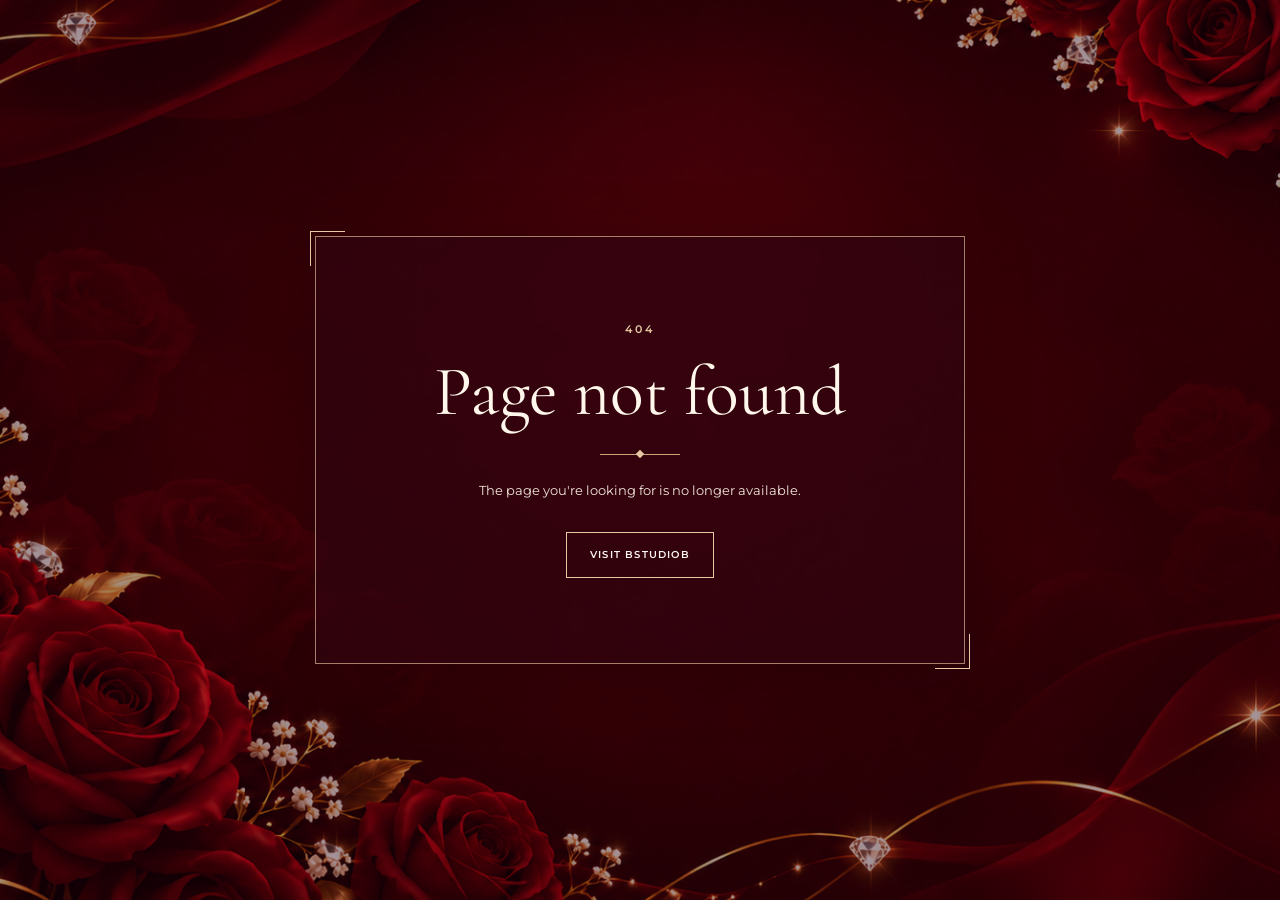
<file: index.html>
<!doctype html>
<html lang="en">
<head>
  <meta charset="utf-8">
  <meta name="viewport" content="width=device-width, initial-scale=1">
  <meta name="theme-color" content="#4a0615">
  <meta name="robots" content="noindex, nofollow">
  <title>404 — Page not found</title>
  <link rel="preconnect" href="https://fonts.googleapis.com">
  <link rel="preconnect" href="https://fonts.gstatic.com" crossorigin>
  <link href="https://fonts.googleapis.com/css2?family=Cormorant+Garamond:wght@400;500;600&family=Montserrat:wght@400;500;600&display=swap" rel="stylesheet">
  <style>
    * { box-sizing: border-box; }
    body { margin: 0; min-height: 100vh; min-height: 100svh; display: grid; place-items: center; padding: clamp(24px, 5vw, 64px); background: #380510 url('/assets/forever-background.png') center / cover no-repeat; color: #fff7eb; text-align: center; }
    body::before { content: ''; position: fixed; inset: 0; background: rgba(38, 2, 12, .42); pointer-events: none; }
    main { position: relative; display: grid; justify-items: center; width: min(100%, 650px); padding: clamp(48px, 8vw, 85px) 24px; border: 1px solid rgba(227, 195, 155, .65); background: rgba(48, 4, 16, .7); box-shadow: 0 12px 55px rgba(25, 0, 8, .35); }
    main::before, main::after { content: ''; position: absolute; width: 34px; height: 34px; border-color: #e7c9a3; border-style: solid; pointer-events: none; }
    main::before { top: -6px; left: -6px; border-width: 1px 0 0 1px; }
    main::after { right: -6px; bottom: -6px; border-width: 0 1px 1px 0; }
    .code { margin: 0 0 18px; color: #e4c9a3; font: 600 11px/1.4 Montserrat, sans-serif; letter-spacing: .3em; }
    h1 { margin: 0; font: 400 clamp(43px, 7vw, 70px)/1.05 'Cormorant Garamond', Georgia, serif; }
    .ornament { width: 80px; height: 1px; margin: 25px 0 0; background: #c9a675; position: relative; }
    .ornament::after { content: ''; position: absolute; width: 6px; height: 6px; left: 50%; top: 50%; background: #e4c9a3; transform: translate(-50%, -50%) rotate(45deg); }
    .message { margin: 24px 0 30px; color: #f4e8dc; font: 400 13px/1.8 Montserrat, sans-serif; }
    a { display: inline-block; padding: 15px 23px; border: 1px solid #e4c9a3; color: #fff8ef; font: 600 10px/1.4 Montserrat, sans-serif; letter-spacing: .12em; text-decoration: none; text-transform: uppercase; transition: background-color .2s, color .2s; }
    a:hover { background: #fff8ef; color: #4a0615; }
    a:focus-visible { outline: 3px solid #e4c9a3; outline-offset: 4px; }
    @media (prefers-reduced-motion: reduce) { a { transition: none; } }
  </style>
</head>
<body>
  <main>
    <p class="code">404</p>
    <h1>Page not found</h1>
    <div class="ornament" aria-hidden="true"></div>
    <p class="message">The page you're looking for is no longer available.</p>
    <a href="https://bstudiob.co.uk/">Visit BStudioB</a>
  </main>
</body>
</html>
</file>
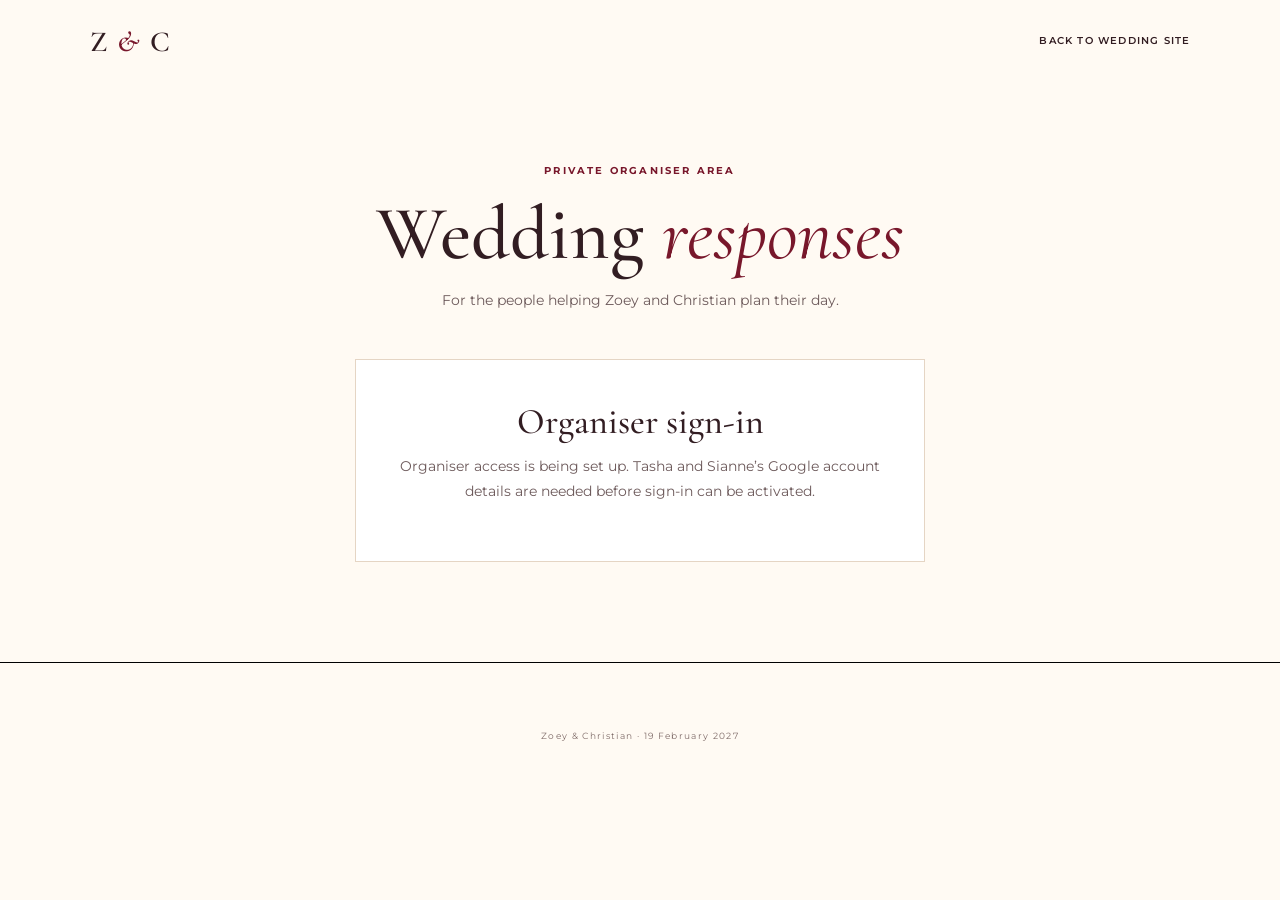
<file: organiser.html>
<!doctype html><html lang="en"><head><meta charset="utf-8"><meta name="viewport" content="width=device-width,initial-scale=1"><meta name="robots" content="noindex,nofollow"><meta name="theme-color" content="#500b1b"><title>Organiser area | Zoey & Christian</title><link rel="preconnect" href="https://fonts.googleapis.com"><link rel="preconnect" href="https://fonts.gstatic.com" crossorigin><link href="https://fonts.googleapis.com/css2?family=Cormorant+Garamond:wght@400;500;600;700&family=Montserrat:wght@400;500;600;700&display=swap" rel="stylesheet"><link rel="stylesheet" href="style.css"><link rel="stylesheet" href="organiser.css"><script defer src="organiser-data.js"></script><script defer src="organiser.js"></script></head><body class="organiser-page"><header class="header"><a class="monogram" href="index.html">Z <span>&</span> C</a><a class="back-link" href="index.html">Back to wedding site</a></header><main class="organiser-main"><div class="organiser-title"><p class="eyebrow">PRIVATE ORGANISER AREA</p><h1>Wedding <i>responses</i></h1><p>For the people helping Zoey and Christian plan their day.</p></div><section id="sign-in-area" class="login-card"><h2>Organiser sign-in</h2><p id="setup-message">Organiser access is being set up. Tasha and Sianne’s Google account details are needed before sign-in can be activated.</p><button type="button" id="sign-in" hidden>Sign in with Google</button><p id="auth-status" role="status" aria-live="polite"></p></section><section id="dashboard" hidden><div class="dashboard-header"><div><p class="eyebrow">RSVP OVERVIEW</p><h2>Guest responses</h2><p id="signed-in-as"></p></div><button id="sign-out" class="outline-button" type="button">Sign out</button></div><div class="summary-grid" aria-label="RSVP summary"><div><strong id="summary-responses">0</strong><span>Responses</span></div><div><strong id="summary-accepted">0</strong><span>Accepted</span></div><div><strong id="summary-declined">0</strong><span>Declined</span></div><div><strong id="summary-guests">0</strong><span>Guests attending</span></div></div><div class="filters"><label>Search names<input id="search" type="search" placeholder="Search responses"></label><label>Attendance<select id="filter"><option value="all">All responses</option><option value="yes">Accepted</option><option value="no">Declined</option></select></label></div><p class="private-note">These responses contain private information. Please keep them within the wedding planning team.</p><div id="response-list" class="response-list"></div><p id="list-status" role="status" aria-live="polite"></p></section><noscript>JavaScript is needed to sign in and view responses.</noscript></main><footer><p>Zoey & Christian · 19 February 2027</p></footer></body></html>
</file>
<file: style.css>
:root{--wine:#550b1b;--dark:#310511;--red:#78172b;--ivory:#fffaf3;--ink:#321d22;--gold:#c9a675;--line:#e5d5c4}*{box-sizing:border-box}html{scroll-behavior:smooth}body{margin:0;background:var(--ivory);color:var(--ink);font-family:Montserrat,sans-serif;font-size:14px;line-height:1.85}body.invitation-closed{overflow:hidden}a{color:inherit}h1,h2,h3,p{margin-top:0}h1,h2,h3{font-family:'Cormorant Garamond',Georgia,serif;font-weight:500;line-height:1.1}h2{font-size:clamp(42px,5vw,68px);margin-bottom:24px}h2 em{font:400 1.12em 'Great Vibes',cursive;color:var(--red)}button{font:inherit}.entrance{display:none}.js .entrance:not([hidden]){position:fixed;inset:0;z-index:10;display:grid;place-items:center;background:radial-gradient(circle at center,#791a2c,#350510);color:#fff7eb;text-align:center}.entrance-content{padding:20px}.eyebrow{color:var(--red);letter-spacing:.22em;font-size:10px;font-weight:700}.gold{color:#ead0a5}.envelope{position:relative;display:block;width:min(75vw,360px);height:min(49vw,235px);margin:38px auto 25px;padding:0;background:#701426;border:1px solid #c2a177;box-shadow:0 20px 60px #21040cb3;cursor:pointer;overflow:visible}.envelope-flap{position:absolute;inset:0;clip-path:polygon(0 0,100% 0,50% 62%);background:#8b2638;transform-origin:top;transition:transform .65s;z-index:2}.envelope-fold{position:absolute;inset:0;clip-path:polygon(0 0,50% 60%,100% 0,100% 100%,0 100%);background:linear-gradient(150deg,#68101f,#4a0715);z-index:1}.seal{position:absolute;z-index:3;left:50%;top:55%;transform:translate(-50%,-50%);display:flex;align-items:center;justify-content:center;gap:3px;width:75px;height:75px;border-radius:50%;background:radial-gradient(circle at 35% 30%,#f5dea3,#b58b52 65%,#76532d);border:3px double #f3d8a5;box-shadow:0 3px 9px #2d020a;font:600 24px 'Cormorant Garamond',serif;color:#573517}.seal small{font-size:13px;font-style:italic}.opening .envelope-flap{transform:rotateX(180deg)}.opening .seal{opacity:0;transition:opacity .2s}.opening .envelope{transform:translateY(20px);opacity:0;transition:transform .75s,opacity .75s}.entrance-prompt{font-family:'Cormorant Garamond',serif;font-style:italic;font-size:20px}.skip{color:#ead0a5;background:none;border:0;text-decoration:underline;cursor:pointer}.header{height:82px;display:flex;align-items:center;justify-content:space-between;padding:0 7%;background:var(--ivory)}.monogram{text-decoration:none;font:600 29px 'Cormorant Garamond',serif;letter-spacing:.06em}.monogram span{font-style:italic;color:var(--red)}nav{display:flex;align-items:center;gap:35px}nav a{text-decoration:none;font-size:10px;text-transform:uppercase;letter-spacing:.16em;font-weight:600}.nav-rsvp{border:1px solid var(--wine);padding:10px 22px}a:focus-visible,button:focus-visible{outline:3px solid #d9a843;outline-offset:4px}.hero{min-height:590px;display:grid;place-items:center;text-align:center;color:#fff9f1;position:relative;background:radial-gradient(ellipse at center,#7a1a2d 0%,#4a0919 63%,#310511 100%)}.hero:before,.hero:after{content:"";position:absolute;inset:23px;border:1px solid #c9a67588;pointer-events:none}.hero:after{inset:30px;border-color:#c9a67544}.hero-inner{padding:100px 25px;position:relative}.hero-intro{font:italic 24px 'Cormorant Garamond',serif;margin:26px 0}.hero h1{font:400 clamp(65px,10vw,135px) 'Great Vibes',cursive;margin:0}.hero h1 span{color:#e7c79e}.ornament{color:#e5c296;margin:18px}.hero-date{font:500 27px 'Cormorant Garamond',serif;margin:0}.hero-place{font-size:11px;letter-spacing:.13em;margin:8px 0 32px}.button{display:inline-flex;gap:30px;align-items:center;padding:13px 25px;text-decoration:none;text-transform:uppercase;letter-spacing:.16em;font-weight:600;font-size:10px}.button-light{border:1px solid #e2c5a1}.button:hover{background:#fff;color:var(--wine)}.countdown{text-align:center;padding:45px 20px;background:var(--dark);color:#fff}.count-grid{display:flex;justify-content:center;align-items:flex-start;gap:clamp(10px,3vw,38px)}.count-grid div{min-width:55px}.count-grid strong{display:block;font:500 clamp(35px,5vw,55px) 'Cormorant Garamond',serif;line-height:1}.count-grid span{font-size:9px;letter-spacing:.14em;color:#e4c9a3}.count-grid b{font:30px 'Cormorant Garamond',serif;color:var(--gold)}.section{max-width:1200px;padding:105px 32px;margin:auto}.section-heading{text-align:center;max-width:740px;margin:0 auto 55px}.section-heading>p:last-child{color:#806b6d}.divider{color:var(--gold)}.story-copy{text-align:center;max-width:690px;margin:auto;color:#665457}.story-copy p:first-child{font:italic 25px 'Cormorant Garamond',serif;color:var(--ink)}.script-line{font:40px 'Great Vibes',cursive;color:var(--red)}.schedule-section{background:var(--wine);color:#fff6eb}.schedule-section h2 em{color:#e0bd91}.schedule-section .section-heading>p:last-child{color:#e9d6cf}.timeline{max-width:750px;margin:auto}.timeline article{display:grid;grid-template-columns:125px 1fr;gap:36px;border-left:1px solid #cba77d;position:relative;padding:0 0 30px 35px}.timeline article:before{content:"";position:absolute;width:9px;height:9px;border-radius:50%;background:#dbbd8e;left:-5px;top:10px}.timeline article:last-child{padding-bottom:0}.timeline time{font:600 22px 'Cormorant Garamond',serif;color:#e6c79f}.timeline h3{font-size:25px;margin:0 0 5px}.timeline p{font-size:12px;color:#e6d4ce;margin:0}.venue-grid,.extras{display:grid;grid-template-columns:1fr 1fr;gap:24px}.venue-card{border:1px solid var(--line);padding:45px;background:#fff}.card-number{font-size:10px;letter-spacing:.17em;color:var(--red);font-weight:700}.venue-card h3{font-size:40px;margin:32px 0 20px}.venue-card p{color:#6d5a5b}.venue-card a,.extras a{color:var(--red);font-weight:600;text-decoration:none;border-bottom:1px solid var(--gold)}.venue-card a{display:inline-block;margin-top:16px;text-transform:uppercase;letter-spacing:.13em;font-size:10px}.details-section{background:#f5ece2}.detail-grid{display:grid;grid-template-columns:repeat(2,1fr);border-top:1px solid var(--line);border-left:1px solid var(--line)}.detail-grid article{padding:36px;border-right:1px solid var(--line);border-bottom:1px solid var(--line)}.detail-icon{font-size:25px;color:var(--red)}.detail-grid h3{font-size:29px;margin:16px 0 12px}.detail-grid p,.extras p{color:#6d5a5b;font-size:13px;margin-bottom:0}.extras{gap:12%}.extras article{padding:10px}.extras .eyebrow{color:var(--red);font-size:10px;margin-bottom:18px}.extras .note{font-style:italic;margin-top:18px}.extras ul{padding-left:18px}.extras li{margin:8px 0}.rsvp{text-align:center;background:var(--wine);padding:100px 25px;color:#fff5e8}.rsvp h2 em{color:#e2c199}.rsvp>p:not(.eyebrow){max-width:500px;margin:0 auto 30px;color:#ebd8d0}.rsvp-label{display:inline-block;border:1px solid #d1b18b;padding:14px 28px;font-size:10px;letter-spacing:.17em;font-weight:700}.rsvp .rsvp-small{font-size:11px;margin-top:18px!important}footer{text-align:center;padding:55px 20px}footer p{font-size:9px;letter-spacing:.15em;color:#806d6a;margin:10px 0}footer .footer-love{font:25px 'Great Vibes',cursive;letter-spacing:0}@media(max-width:700px){.header{height:auto;min-height:72px;padding:14px 18px;gap:10px}.monogram{font-size:24px;white-space:nowrap}nav{gap:12px}nav a{font-size:9px;letter-spacing:.04em}.nav-rsvp{padding:7px 9px}.hero{min-height:560px}.hero h1{font-size:clamp(58px,12vw,90px)}.section{padding:75px 24px}.venue-grid,.detail-grid,.extras{grid-template-columns:1fr}.section-heading{margin-bottom:40px}.timeline article{grid-template-columns:80px 1fr;gap:14px;padding-left:20px}.timeline time{font-size:18px}.timeline h3{font-size:22px}.venue-card,.detail-grid article{padding:28px}.extras{gap:45px}.rsvp{padding:80px 24px}}@media(prefers-reduced-motion:reduce){html{scroll-behavior:auto}*,*:before,*:after{animation-duration:.01ms!important;transition-duration:.01ms!important}}
.rsvp-form{max-width:620px;margin:35px auto 0;text-align:left}.rsvp-form label,.rsvp-form legend{display:block;margin:18px 0 6px;font-size:12px;font-weight:600;letter-spacing:.02em}.rsvp-form input:not([type=radio]),.rsvp-form textarea{display:block;width:100%;margin-top:7px;padding:12px;background:#fffaf3;border:1px solid #d1b18b;border-radius:0;color:#321d22;font:14px Montserrat,sans-serif}.rsvp-form fieldset{border:0;padding:0;margin:20px 0}.rsvp-form .choice{display:inline-flex;gap:8px;align-items:center;margin:8px 25px 0 0;font-weight:400}.rsvp-form small{display:block;color:#e7d3ca}.rsvp-form .privacy-note{font-size:11px;color:#e7d3ca;margin:25px 0}.rsvp-form button{cursor:pointer;background:#e5c497;color:#350712;border:0;padding:14px 26px;text-transform:uppercase;letter-spacing:.14em;font-weight:700;font-size:10px}.rsvp-form button:disabled{opacity:.6;cursor:wait}#rsvp-status{margin-top:20px;min-height:1.5em}
.guestbook-section{background:#f5ece2}.guestbook-layout{display:grid;grid-template-columns:1fr 1fr;gap:8%;align-items:start}.guestbook-layout h3{font-size:30px;margin-bottom:15px}.guestbook-layout>div>p{font-size:12px;color:#6d5a5b}.guestbook-layout form label{display:block;font-size:11px;font-weight:600;margin:16px 0}.guestbook-layout form input,.guestbook-layout form textarea{display:block;width:100%;margin-top:6px;padding:12px;border:1px solid var(--line);background:white;color:var(--ink);font:14px Montserrat,sans-serif}.guestbook-layout form button{border:0;background:var(--wine);color:white;padding:14px 24px;text-transform:uppercase;font:700 10px Montserrat,sans-serif;letter-spacing:.14em;cursor:pointer}.guestbook-layout form button:disabled{opacity:.6;cursor:wait}.guestbook-feed{display:grid;gap:12px;max-height:600px;overflow-y:auto}.message-card{background:#fffaf3;border:1px solid var(--line);padding:22px}.message-card .message-text{white-space:pre-wrap;overflow-wrap:anywhere;font:22px 'Cormorant Garamond',serif;color:var(--ink);margin-bottom:12px}.message-card .message-name{font-size:10px;letter-spacing:.1em;font-weight:700;color:var(--red);margin:0}#guestbook-status{min-height:1.5em;color:var(--red)}@media(max-width:700px){.guestbook-layout{grid-template-columns:1fr;gap:50px}nav{gap:9px}nav a{font-size:8px}}
.ornament,.divider{height:1px;background:var(--gold);width:90px;margin:28px auto;opacity:.8}.venue-card .venue-photo{margin:28px 0 20px}.venue-photo img{display:block;width:100%;height:auto}.venue-card .venue-photo figcaption,.venue-card .map-credit{font-size:10px;line-height:1.5;color:#746260;margin:8px 0 15px}.venue-card .venue-photo figcaption a,.venue-card .map-credit a{display:inline;color:inherit;font-size:inherit;text-transform:none;letter-spacing:normal;font-weight:400;border:0;text-decoration:underline;margin:0}.venue-map{display:block;width:100%;height:230px;border:0}.venue-card .map-link{display:inline-block;margin:8px 14px 0 0}.venue-card .map-credit{margin-top:8px}@media(max-width:700px){.venue-map{height:210px}}
/* The story and schedule share one row on wide screens. */
.story-schedule{display:grid;grid-template-columns:1fr 1fr;align-items:stretch}.story-schedule>.story{width:100%;padding:90px clamp(25px,5vw,80px)}.story-schedule>.schedule-section .section{padding:90px clamp(25px,5vw,80px)}.story-schedule .timeline article{grid-template-columns:85px 1fr;gap:18px;padding-left:24px}.story-schedule .timeline time{font-size:19px}.story-schedule .section-heading{margin-bottom:40px}
.hero-actions{display:flex;justify-content:center;gap:12px;flex-wrap:wrap}.hero-actions button{background:transparent;color:inherit;cursor:pointer}.details-trigger{position:absolute;right:45px;bottom:45px;z-index:1;text-align:left;background:#fff8ef;color:var(--wine);padding:17px 22px;border:1px solid var(--gold);cursor:pointer}.details-trigger span:first-child{display:block;font-size:9px;letter-spacing:.16em}.details-trigger strong{font:600 22px 'Cormorant Garamond',serif}.details-panel{position:fixed;z-index:20;inset:0 0 0 auto;width:min(580px,100%);background:#f5ece2;box-shadow:-10px 0 50px #21040c44;overflow:auto;transform:translateX(105%);visibility:hidden;transition:transform .3s ease,visibility .3s}.details-panel.is-open{transform:translateX(0);visibility:visible}.details-panel .section{padding:70px 32px}.details-panel .detail-grid{grid-template-columns:1fr}.details-close,.dialog-close{position:absolute;right:20px;top:16px;z-index:1;background:transparent;border:0;cursor:pointer;color:var(--wine)}
.message-dialog{width:min(920px,calc(100% - 30px));max-height:90vh;overflow:auto;border:1px solid var(--gold);background:var(--ivory);color:var(--ink);padding:65px 40px;position:relative}.message-dialog::backdrop{background:#21040dbb}.message-dialog .section-heading{margin-bottom:30px}.guest-content[hidden],.invitation-gate[hidden]{display:none!important}.invitation-gate{max-width:460px;margin:30px auto;text-align:left}.invitation-gate label{display:block;font-size:12px;font-weight:600}.invitation-gate input{display:block;width:100%;margin:8px 0;padding:13px;border:1px solid var(--gold);font:14px Montserrat,sans-serif}.invitation-gate small{display:block}.invitation-gate button{margin-top:16px;background:var(--wine);color:white;border:1px solid var(--gold);padding:13px 25px;cursor:pointer;text-transform:uppercase;letter-spacing:.12em;font-size:10px}.rsvp .invitation-gate button{background:#e5c497;color:var(--wine)}.gate-status{min-height:1.5em;font-size:12px}.guest-page .rsvp h1{font-size:clamp(42px,5vw,68px)}.guest-page .rsvp h1 em{font:400 1.12em 'Great Vibes',cursive;color:#e2c199}.guest-page-grid{max-width:1250px;margin:45px auto 0;display:grid;grid-template-columns:1fr 1fr;gap:5%;text-align:left}.guest-page-grid>div{min-width:0}.guest-page-grid h2{font-size:38px}.guest-page .guestbook-section{background:var(--ivory);color:var(--ink);padding:32px}.guest-page .guestbook-layout{grid-template-columns:1fr;gap:28px}.guest-page .guestbook-section .section-heading{margin-bottom:30px}.guest-page .rsvp-form{margin-top:20px}.back-link{font-size:10px;letter-spacing:.12em;text-transform:uppercase;text-decoration:none}
@media(max-width:800px){.story-schedule,.guest-page-grid{grid-template-columns:1fr}.details-trigger{position:relative;right:auto;bottom:auto;margin:0 auto 45px}.hero{display:flex;flex-direction:column}.hero-inner{padding:85px 25px 45px}.guest-page-grid{gap:50px}.message-dialog{padding:60px 24px}.details-panel .detail-grid{grid-template-columns:1fr}}
/* The invitation arrives in a gold frame set with faceted diamonds. */
.js .entrance:not([hidden]){isolation:isolate;background:radial-gradient(ellipse at 50% 42%,#881d35 0%,#4b0a1a 55%,#21040b 100%);overflow:hidden}
.entrance-frame{position:absolute;inset:clamp(12px,3vw,36px);border:1px solid #d0ad77a8;pointer-events:none;z-index:-1;box-shadow:inset 0 0 50px #24000b55}
.frame-line-inner{position:absolute;inset:8px;border:1px solid #d0ad774d}
.entrance-content{position:relative;z-index:1;animation:invitation-arrive .9s ease-out both}.entrance-label{letter-spacing:.3em}.envelope{perspective:900px;background:#6a1024;box-shadow:0 28px 65px #180008bd,0 0 0 6px #b7956024;transition:box-shadow .3s,transform .3s}.envelope:hover,.envelope:focus-visible{box-shadow:0 30px 70px #180008c9,0 0 22px #e2c59455;transform:translateY(-4px)}.envelope-flap{z-index:4;backface-visibility:hidden;background:linear-gradient(155deg,#a2394b,#741428);transition:transform .65s .16s ease-in}.envelope-fold{z-index:2;background:linear-gradient(150deg,#7f1a2e,#4b0717)}.seal{z-index:5;transition:opacity .2s,transform .3s;box-shadow:0 3px 9px #2d020a,0 0 18px #e4c38b33}.invitation-letter{position:absolute;z-index:1;left:9%;right:9%;top:8%;height:83%;padding:18px 8px;background:#fff8e9;border:1px solid #c9a675;outline:1px solid #d6b98d;outline-offset:-8px;color:#641126;display:flex;flex-direction:column;align-items:center;justify-content:center;gap:5px;box-shadow:0 4px 18px #27020b66}.invitation-letter span,.invitation-letter small{font:600 8px Montserrat,sans-serif;letter-spacing:.12em;text-transform:uppercase}.invitation-letter strong{font:400 clamp(22px,5vw,34px) 'Great Vibes',cursive}.invitation-letter em{color:#af824d}.opening .envelope{transform:none;opacity:1;transition:none}.opening .envelope-flap{transform:rotateX(180deg)}.opening .invitation-letter{animation:letter-reveal 1.6s .28s ease-in-out forwards}.opening .seal{opacity:0;transform:translate(-50%,-50%) scale(.8)}.opening .entrance-content{animation:invitation-exit .55s 1.35s ease-in forwards}.opening .entrance-frame{animation:frame-exit .6s 1.3s ease-in forwards}
@keyframes jewel-glint{0%,55%,100%{opacity:.7;filter:brightness(.9)}65%{opacity:1;filter:brightness(1.8)}}@keyframes invitation-arrive{from{opacity:0;transform:translateY(20px)}to{opacity:1;transform:translateY(0)}}@keyframes letter-reveal{0%,25%{transform:translateY(0)}65%{transform:translateY(-72%)}100%{transform:translateY(-86%)}}@keyframes invitation-exit{to{opacity:0;transform:scale(1.03)}}@keyframes frame-exit{to{opacity:0;transform:scale(1.04)}}
@media(max-width:600px){.entrance-frame{inset:16px}.frame-line-inner{inset:6px}.entrance-content{padding:42px 28px}.entrance-label{font-size:9px;letter-spacing:.2em}}
@media(prefers-reduced-motion:reduce){.entrance-content,.opening .invitation-letter,.opening .entrance-content,.opening .entrance-frame{animation:none!important}.envelope,.envelope-flap,.seal{transition:none!important}}
/* Keep Leaflet's high-layer map controls behind the opening invitation. */
.js .entrance:not([hidden]){z-index:10000}
.js body.invitation-closed > header,.js body.invitation-closed > main,.js body.invitation-closed > footer{visibility:hidden}
/* Keep focus indicators and map selection in the wedding palette. */
input:focus,textarea:focus,select:focus,.leaflet-container:focus,.leaflet-interactive:focus{outline:2px solid #b08a52;outline-offset:2px}
.leaflet-container .leaflet-zoom-box{border-color:#b08a52}
.details-panel .venues,.details-panel .details-stays{padding:50px 32px}.details-panel .venue-grid{grid-template-columns:1fr}.details-panel .venue-card{padding:28px}.details-panel .details-stays h2{font-size:44px}.details-panel .details-stays a{color:var(--red)}.extras{grid-template-columns:1fr;max-width:720px;text-align:center}
.gift-dialog{text-align:center;max-width:580px}.gift-dialog article{max-width:460px;margin:auto}.gift-dialog .note{font-style:italic;color:#6d5a5b}
.timeline.reveal-ready article{opacity:0;transform:translateY(18px);transition:opacity .65s ease var(--reveal-delay,0ms),transform .65s ease var(--reveal-delay,0ms)}
.timeline.reveal-ready article.is-visible{opacity:1;transform:translateY(0)}
@media(prefers-reduced-motion:reduce){.timeline.reveal-ready article{opacity:1;transform:none;transition:none}}
/* Compact venue overview within the details panel. */
.details-panel{width:min(1040px,100%)}
.details-panel .venues{padding:clamp(20px,4vh,36px) clamp(16px,3vw,32px);scroll-margin-top:0}
.details-panel .venues .section-heading{margin:0 auto clamp(12px,2vh,24px)}
.details-panel .venues .section-heading h2{font-size:clamp(30px,4vw,46px);margin-bottom:0}
.details-panel .venues .venue-grid{grid-template-columns:repeat(2,minmax(0,1fr));gap:clamp(10px,2vw,20px)}
.details-panel .venues .venue-card{padding:clamp(12px,2vw,24px)}
.details-panel .venues .venue-card h3{font-size:clamp(23px,3vw,32px);margin:clamp(8px,1.5vh,14px) 0 8px}
.details-panel .venues .venue-card h3 br{display:none}
.details-panel .venues .venue-card>p:not(.map-credit){font-size:clamp(10px,1.5vw,13px);line-height:1.4;margin:0}
.details-panel .venues .venue-photo{margin:clamp(8px,1vh,12px) 0}
.details-panel .venues .venue-photo img{height:clamp(75px,17vh,155px);width:100%;object-fit:contain;background:#f7f0e8}
.details-panel .venues .venue-photo figcaption,.details-panel .venues .map-credit{font-size:9px;line-height:1.25;margin:4px 0}
.details-panel .venues .venue-map{height:clamp(75px,15vh,135px)}
.details-panel .venues .map-link{margin:5px 8px 0 0;font-size:9px;letter-spacing:.05em}
@media(max-width:420px){.details-panel .venues .venue-card{padding:10px}.details-panel .venues .venue-card h3{font-size:22px}.details-panel .venues .card-number{font-size:8px;letter-spacing:.08em}.details-panel .venues .venue-photo img,.details-panel .venues .venue-map{height:clamp(65px,12vh,100px)}}
/* Keep the hero and countdown together in the first screen when space permits. */
.opening-view{min-height:calc(100vh - 82px);min-height:calc(100svh - 82px);display:flex;flex-direction:column}
.opening-view .hero{flex:1 0 auto;min-height:0}
.opening-view .hero-inner{padding:clamp(55px,calc((100vh - 650px)/2),195px) 25px}
.opening-view .countdown{flex:none;padding:clamp(20px,3vh,34px) 20px 16px}
.opening-view .countdown .eyebrow{margin-bottom:12px}
.scroll-cue{display:flex;width:max-content;flex-direction:column;align-items:center;gap:7px;margin:15px auto 0;text-decoration:none;color:#ead0a5;font-size:9px;font-weight:600;letter-spacing:.18em;text-transform:uppercase;animation:scroll-cue-float 2.4s ease-in-out infinite}
.scroll-chevron{display:block;width:8px;height:8px;border-right:1px solid currentColor;border-bottom:1px solid currentColor;transform:rotate(45deg)}
@keyframes scroll-cue-float{0%,100%{translate:0 0}50%{translate:0 5px}}
@media(max-width:800px){.opening-view{min-height:calc(100vh - 72px);min-height:calc(100svh - 72px)}.opening-view .hero-inner{padding:clamp(30px,6vh,75px) 22px 25px}.opening-view .details-trigger{margin:0 auto 24px}.opening-view .countdown{padding:20px 16px 14px}.scroll-cue{margin-top:12px}.opening-view .hero-intro{margin:16px 0}.opening-view .hero-place{margin-bottom:20px}}
@media(max-height:650px){.opening-view .hero-inner{padding-top:25px;padding-bottom:25px}.opening-view .countdown{padding-top:12px;padding-bottom:10px}.opening-view .countdown .eyebrow{margin-bottom:5px}.scroll-cue{margin-top:8px}}
@media(prefers-reduced-motion:reduce){.scroll-cue{animation:none}}
/* Layered, drifting diamond dust, inspired by sarazond's parallax stars. */
.diamond-dust{position:absolute;inset:0;overflow:hidden;pointer-events:none;-webkit-mask-image:radial-gradient(ellipse at center,transparent 25%,#000 82%);mask-image:radial-gradient(ellipse at center,transparent 25%,#000 82%)}
.diamond-layer{position:absolute;inset:0;background-repeat:repeat;will-change:background-position}
.diamond-layer-far{opacity:.42;background-size:240px 240px;background-image:url("data:image/svg+xml,%3Csvg xmlns='http://www.w3.org/2000/svg' width='240' height='240' viewBox='0 0 240 240'%3E%3Cg fill='%23fff8e9'%3E%3Cpath d='M25 17l2 2-2 2-2-2zM110 46l1.5 1.5-1.5 1.5-1.5-1.5zM194 31l2 2-2 2-2-2zM67 104l2 2-2 2-2-2zM167 123l1.5 1.5-1.5 1.5-1.5-1.5zM31 192l1.5 1.5-1.5 1.5-1.5-1.5zM125 208l2 2-2 2-2-2zM216 183l2 2-2 2-2-2z'/%3E%3C/g%3E%3C/svg%3E");animation:diamond-drift-far 60s linear infinite}
.diamond-layer-middle{opacity:.58;background-size:320px 320px;background-image:url("data:image/svg+xml,%3Csvg xmlns='http://www.w3.org/2000/svg' width='320' height='320' viewBox='0 0 320 320'%3E%3Cg fill='%23f9e8ce'%3E%3Cpath d='M38 64l3 3-3 3-3-3zM206 21l3 3-3 3-3-3zM133 151l3 3-3 3-3-3zM280 128l3 3-3 3-3-3zM59 258l3 3-3 3-3-3zM235 278l3 3-3 3-3-3z'/%3E%3C/g%3E%3C/svg%3E");animation:diamond-drift-middle 43s linear infinite}
.diamond-layer-near{opacity:.72;background-size:420px 420px;background-image:url("data:image/svg+xml,%3Csvg xmlns='http://www.w3.org/2000/svg' width='420' height='420' viewBox='0 0 420 420'%3E%3Cg fill='%23fff9ec'%3E%3Cpath d='M77 43l4 4-4 4-4-4zM290 104l4 4-4 4-4-4zM160 240l4 4-4 4-4-4zM368 319l4 4-4 4-4-4zM45 370l4 4-4 4-4-4z'/%3E%3C/g%3E%3C/svg%3E");animation:diamond-drift-near 30s linear infinite}
@keyframes diamond-drift-far{to{background-position:0 -240px}}@keyframes diamond-drift-middle{to{background-position:0 -320px}}@keyframes diamond-drift-near{to{background-position:0 -420px}}
@media(prefers-reduced-motion:reduce){.diamond-layer{animation:none;will-change:auto}}
/* A layered illustration transitions from the invitation to the story. */
.parallax-scene{height:135vh;height:135svh;position:relative;background:#350713}
.parallax-stage{height:100vh;height:100svh;position:sticky;top:0;overflow:hidden;display:grid;place-items:center;isolation:isolate}
.parallax-art{position:absolute;inset:-8%;z-index:-3;background:#4a101e url('assets/our-forever-illustration.png') center 48% / cover no-repeat;transform:scale(1.15)}
.parallax-haze{position:absolute;inset:0;z-index:-2;background:linear-gradient(180deg,#2b061377 0%,transparent 27%,#25040d28 55%,#2d0610df 100%),linear-gradient(90deg,#2c061499,transparent 35%,transparent 65%,#2c061499)}
.parallax-frame{position:absolute;inset:clamp(22px,5vw,65px);z-index:-1;border:1px solid #e3c39b77;pointer-events:none}
.parallax-frame:before,.parallax-frame:after{content:"";position:absolute;width:42px;height:42px;border-color:#e7c9a3;border-style:solid}
.parallax-frame:before{top:-6px;left:-6px;border-width:1px 0 0 1px}.parallax-frame:after{right:-6px;bottom:-6px;border-width:0 1px 1px 0}
.parallax-copy{align-self:end;text-align:center;color:#fff7eb;padding:0 25px clamp(60px,12vh,125px);text-shadow:0 2px 16px #21040b}.parallax-copy h2{margin:0;font-size:clamp(42px,5vw,70px)}.parallax-copy h2 em{color:#eed0a6}
.story-schedule{position:relative;z-index:1}
@media(max-width:700px){.parallax-scene{height:120svh}.parallax-stage{height:100svh}.parallax-art{background-position:center center}.parallax-copy{padding-bottom:80px}.parallax-copy h2{font-size:clamp(38px,9vw,55px)}}
@media(prefers-reduced-motion:reduce){.parallax-scene{height:auto}.parallax-stage{position:relative;height:70vh;min-height:440px}.parallax-art,.parallax-frame{transform:none!important}}

/* The foreground, backdrop and frame move independently as the story is revealed. */
.parallax-art{background-image:url('assets/forever-background.png')}
.parallax-people{position:absolute;z-index:-3;left:50%;bottom:-5%;height:98%;width:min(72%,760px);background:url('assets/forever-couple.png') center bottom / contain no-repeat;will-change:transform;transform:translateX(-50%)}
.church-scene{position:relative;isolation:isolate;height:clamp(320px,54vh,580px);overflow:hidden;background:#641528}
.church-background{position:absolute;inset:-8%;z-index:-3;background:url('assets/church-background.png') center / cover no-repeat;transform:scale(1.1);will-change:transform}
.church-people{position:absolute;z-index:-2;left:50%;bottom:-7%;height:85%;width:85%;background:url('assets/church-couple.png') center bottom / contain no-repeat;transform:translateX(-50%);will-change:transform}
.church-frame{position:absolute;inset:20px;z-index:-1;border:1px solid #f7dcaa99;box-shadow:0 0 0 7px #4b0a1d22;pointer-events:none;will-change:transform}
.guest-welcome{position:relative;isolation:isolate;overflow:hidden;max-width:1250px;min-height:230px;margin:35px auto 0;display:flex;align-items:center;justify-content:flex-end;padding:35px 9%;background:#540e21;border:1px solid #d1ad79}
.guest-welcome-art{position:absolute;inset:-5%;z-index:-2;background:url('assets/celebration-illustration.png') center / cover no-repeat;animation:welcome-arrive 1.8s ease-out both}
.guest-welcome::after{content:"";position:absolute;inset:0;z-index:-1;background:linear-gradient(90deg,transparent 30%,#36081570 65%)}
.guest-welcome p{max-width:48%;font:400 clamp(28px,4vw,50px) 'Cormorant Garamond',serif;color:#fff8eb;text-shadow:0 2px 12px #30020c;animation:welcome-copy 1.2s .3s both}.guest-welcome em{color:#f0d1a4}
.invitation-letter{overflow:hidden}.invitation-letter::before{content:"";position:absolute;inset:0;background:linear-gradient(#fff8e9d9,#fff8e9ec),url('assets/celebration-illustration.png') center / cover;opacity:.8}.invitation-letter>*{position:relative}.opening .invitation-letter::before{animation:card-shimmer 1.5s ease-out both}
@keyframes welcome-arrive{from{opacity:0;transform:scale(1.12)}to{opacity:1;transform:scale(1)}}
@keyframes welcome-copy{from{opacity:0;transform:translateY(18px)}to{opacity:1;transform:translateY(0)}}
@keyframes card-shimmer{from{opacity:.15;transform:scale(1.1)}to{opacity:.8;transform:scale(1)}}
@media(max-width:700px){.parallax-people{height:85%;width:95%;bottom:0}.church-scene{height:350px}.church-people{height:75%;width:100%}.guest-welcome{min-height:180px;padding:20px}.guest-welcome p{max-width:52%;font-size:clamp(23px,6vw,34px)}}
@media(prefers-reduced-motion:reduce){.parallax-people,.church-people{transform:translateX(-50%)!important}.church-background{transform:scale(1.1)!important}.church-frame{transform:none!important}.guest-welcome-art,.guest-welcome p,.opening .invitation-letter::before{animation:none!important}}

/* A shallow full-width transition directly beneath the countdown. */
.parallax-scene{height:clamp(83.6px,18vw,250px);width:100%;overflow:hidden}
.parallax-stage{position:relative;top:auto;height:100%;min-height:0}
.parallax-art{inset:-12%;background-position:center;will-change:transform}
.parallax-people{bottom:10%;height:80%;width:min(55%,500px);background-position:center;}
.parallax-haze{background:linear-gradient(90deg,#2c061444,transparent 30%,transparent 70%,#2c061444)}
.parallax-frame{inset:10px clamp(12px,2vw,28px)}
.parallax-frame:before,.parallax-frame:after{width:18px;height:18px}
.parallax-copy{display:none}
@media(max-width:700px){.parallax-scene{height:clamp(83.6px,22vw,154px)}.parallax-stage{height:100%}.parallax-people{bottom:10%;height:80%;width:65%}}
@media(prefers-reduced-motion:reduce){.parallax-scene{height:clamp(83.6px,18vw,250px)}.parallax-stage{height:100%;min-height:0}}
@media(max-width:700px) and (prefers-reduced-motion:reduce){.parallax-scene{height:clamp(83.6px,22vw,154px)}}

/* Slim satin ribbons frame the opening invitation. */
.entrance-frame{border:0;box-shadow:none}
.frame-line-inner{inset:0;border:0;--ribbon:clamp(3px,.35vw,5px);background:
 linear-gradient(180deg,#dfbd8066 0%,#8d2135 16%,#c34a55 38%,#741022 66%,#3c0713 86%,#deb97a88 100%) top / 100% var(--ribbon) no-repeat,
 linear-gradient(0deg,#dfbd8066 0%,#8d2135 16%,#c34a55 38%,#741022 66%,#3c0713 86%,#deb97a88 100%) bottom / 100% var(--ribbon) no-repeat,
 linear-gradient(90deg,#dfbd8066 0%,#8d2135 16%,#c34a55 38%,#741022 66%,#3c0713 86%,#deb97a88 100%) left / var(--ribbon) 100% no-repeat,
 linear-gradient(270deg,#dfbd8066 0%,#8d2135 16%,#c34a55 38%,#741022 66%,#3c0713 86%,#deb97a88 100%) right / var(--ribbon) 100% no-repeat;filter:drop-shadow(0 3px 5px #24000b99)}

/* The scene glides over the countdown, with flowers and diamonds at different depths. */
.opening-view{background:var(--dark)}
.opening-view .countdown{position:relative;z-index:0}
.parallax-scene{z-index:1;overflow-anchor:none}
.parallax-sparkles{position:absolute;inset:-20%;z-index:-3;opacity:.65;pointer-events:none;background-image:url("data:image/svg+xml,%3Csvg xmlns='http://www.w3.org/2000/svg' width='180' height='110' viewBox='0 0 180 110'%3E%3Cpath fill='%23f6d9a4' d='M18 23l3-3 3 3-3 3zM75 78l2-2 2 2-2 2zM133 30l4-4 4 4-4 4zM162 92l2-2 2 2-2 2z'/%3E%3C/svg%3E");will-change:transform}
.parallax-flowers{position:absolute;z-index:-2;bottom:-23%;width:clamp(135px,27vw,420px);height:110%;background:url('assets/parallax-roses.png') center bottom / contain no-repeat;pointer-events:none;will-change:translate}
.parallax-flowers-left{left:-1%}.parallax-flowers-right{right:-1%;transform:scaleX(-1)}
@media(max-width:700px){.parallax-flowers{width:34%;height:95%;bottom:-15%}}
@media(prefers-reduced-motion:reduce){.parallax-sparkles{transform:none!important}.parallax-flowers{translate:none!important;will-change:auto}}

/* Reveal story paragraphs and schedule entries independently. */
.story-schedule.sequence-ready .story .section-heading,.story-schedule.sequence-ready .story-copy > p{opacity:0;transform:translateY(20px);transition:opacity .55s ease,transform .55s ease}
.story-schedule.sequence-ready .story-copy > p:nth-child(1){transition-delay:.15s}
.story-schedule.sequence-ready .story-copy > p:nth-child(2){transition-delay:.3s}
.story-schedule.sequence-ready .story-copy > p:nth-child(3){transition-delay:.45s}
.story-schedule.sequence-ready .story-copy > p:nth-child(4){transition-delay:.6s}
.story-schedule.sequence-ready .story .section-heading.is-visible,.story-schedule.sequence-ready .story-copy > p.is-visible{opacity:1;transform:translateY(0)}
@media(prefers-reduced-motion:reduce){.story-schedule.sequence-ready .story .section-heading,.story-schedule.sequence-ready .story-copy > p{opacity:1;transform:none;transition:none}}
/* Keep the invitation controls inside short landscape screens. */
main:focus{outline:none}
@media(max-height:500px){.entrance-content{padding:12px 24px}.entrance-label{margin:0}.entrance .envelope{width:min(50vw,270px);height:min(32.64vw,176px);margin:12px auto}.entrance-prompt{font-size:17px;margin:8px 0}.skip{line-height:1.4}}

/* The countdown and artwork share one continuous transition container. */
.opening-view{min-height:0}
.opening-view .hero{flex:none;min-height:max(0px,calc(100svh - var(--opening-header-height,82px) - var(--countdown-height,200px)))}
.countdown-transition{position:relative;flex:none;background:var(--dark)}
@media(max-width:800px){.opening-view{min-height:0}.opening-view .hero{--opening-header-height:72px}}
.details-panel .travel-details{padding:50px 32px;background:#f5ece2}
.travel-details .section-heading{margin-bottom:30px}.travel-details .section-heading h2{font-size:clamp(32px,5vw,48px)}
.travel-grid{display:grid;grid-template-columns:repeat(2,minmax(0,1fr));gap:16px}.travel-grid article{background:#fffaf3;padding:24px;border:1px solid var(--line)}.travel-grid h3{font-size:27px;margin-bottom:15px}.travel-grid p{font-size:12px;color:#6d5a5b}.travel-grid a{color:var(--red);text-decoration-thickness:1px;text-underline-offset:3px}
@media(max-width:600px){.details-panel .travel-details{padding:35px 20px}.travel-grid{grid-template-columns:1fr}.travel-grid article{padding:20px}}
/* On phones the illustration can cover the entire countdown. */
@media(max-width:700px){.parallax-scene{height:var(--countdown-height,170px)}}

footer{border-top:1px solid #000}
/* A small duplicate remains visible once the main countdown has passed. */
.floating-countdown{position:fixed;z-index:5;left:50%;bottom:max(14px,env(safe-area-inset-bottom));transform:translate(-50%,15px);display:flex;align-items:center;gap:18px;width:max-content;max-width:calc(100% - 24px);padding:9px 18px;border:1px solid #c9a675;background:#390815ed;color:#fff7ec;box-shadow:0 5px 20px #21040c55;opacity:0;visibility:hidden;pointer-events:none;transition:opacity .3s ease,transform .3s ease,visibility .3s}
.floating-countdown.is-visible{opacity:1;visibility:visible;transform:translate(-50%,0)}
.floating-countdown-label{color:#e4c9a3;text-transform:uppercase;font-size:9px;font-weight:600;letter-spacing:.12em;white-space:nowrap}
.floating-countdown-values{display:flex;gap:13px}.floating-countdown-values>span{display:flex;align-items:baseline;gap:3px}.floating-countdown-values strong{font:600 22px 'Cormorant Garamond',serif;line-height:1}.floating-countdown-values small{font-size:9px;letter-spacing:.05em;color:#e4c9a3}
@media(max-width:480px){.floating-countdown{gap:10px;padding:8px 12px}.floating-countdown-label{font-size:8px}.floating-countdown-values{gap:8px}.floating-countdown-values strong{font-size:19px}.floating-countdown-values small{font-size:8px}}
@media(prefers-reduced-motion:reduce){.floating-countdown{transition:none}}

/* Keep the artwork tall enough to cover the countdown on tablets too. */
.parallax-scene{min-height:var(--countdown-height,170px)}

.details-trigger strong span{display:block;text-align:center}

/* Diamond clusters glint at different intervals as the scene scrolls. */
.parallax-sparkles{animation:transition-diamond-glint 4.8s ease-in-out infinite}
.parallax-sparkles::before,.parallax-sparkles::after{content:"";position:absolute;inset:0;background-repeat:repeat;pointer-events:none;animation:transition-diamond-glint 3.8s ease-in-out infinite}
.parallax-sparkles::before{background-size:257px 139px;background-image:url("data:image/svg+xml,%3Csvg xmlns='http://www.w3.org/2000/svg' width='257' height='139'%3E%3Cpath fill='%23fff8ea' d='M38 29l4-4 4 4-4 4zM181 99l3-3 3 3-3 3z'/%3E%3C/svg%3E");animation-delay:-1.3s}
.parallax-sparkles::after{background-size:321px 183px;background-image:url("data:image/svg+xml,%3Csvg xmlns='http://www.w3.org/2000/svg' width='321' height='183'%3E%3Cpath fill='%23f9e0b6' d='M102 115l4-4 4 4-4 4zM265 38l3-3 3 3-3 3z'/%3E%3C/svg%3E");animation-duration:5.4s;animation-delay:-2.7s}
@keyframes transition-diamond-glint{0%,100%{opacity:.35}45%{opacity:.95}65%{opacity:.55}}
@media(prefers-reduced-motion:reduce){.parallax-sparkles,.parallax-sparkles::before,.parallax-sparkles::after{animation:none}}
.calendar-trigger{background:transparent;color:#fff6eb;cursor:pointer;margin-top:12px}.calendar-dialog{width:min(520px,calc(100% - 30px));text-align:center}.calendar-dialog h2{font-size:clamp(38px,6vw,55px)}.calendar-dialog>p:not(.eyebrow){color:#6d5a5b}.calendar-options{display:flex;justify-content:center;flex-wrap:wrap;gap:12px;margin-top:25px}.calendar-options a{display:inline-block;padding:12px 18px;border:1px solid var(--wine);color:var(--wine);text-decoration:none;font-size:10px;font-weight:700;letter-spacing:.08em;text-transform:uppercase}.calendar-options a:hover{background:var(--wine);color:white}
.story-actions{display:flex;justify-content:center;flex-wrap:wrap;gap:10px;margin-top:24px}.story-action{border:1px solid var(--wine);background:transparent;color:var(--wine);cursor:pointer}.story-action:hover{background:var(--wine);color:#fff8ef}
/* Keep the drawer close control above maps and visible while scrolling. */
.details-close{position:sticky;top:max(12px,env(safe-area-inset-top));right:auto;z-index:1001;display:block;min-width:72px;min-height:44px;margin:12px 12px -56px auto;padding:9px 13px;border:1px solid #c9a675;background:#fff8ef;color:var(--wine);transition:background-color .2s ease,color .2s ease,box-shadow .2s ease}
.details-close:hover{background:var(--wine);color:#fff8ef;box-shadow:0 4px 12px #31051133}
.details-close:focus-visible{outline:3px solid #b9833b;outline-offset:3px}
@media(prefers-reduced-motion:reduce){.details-close{transition:none}}
/* A dark surround and responsive light give the entrance frame a satin shine. */
.js .entrance:not([hidden]){background:#000;--shine-x:50%;--shine-y:38%}
.js .entrance:not([hidden])::before{content:"";position:absolute;inset:0;z-index:-1;background:radial-gradient(ellipse 85% 95% at var(--shine-x) var(--shine-y),#d7a8628c 0,#8b603d35 46%,transparent 88%);pointer-events:none}
.entrance-frame{background:radial-gradient(ellipse at 50% 42%,#881d35 0%,#4b0a1a 55%,#21040b 100%)}


@media(prefers-reduced-motion:reduce){.js .entrance:not([hidden])::before{display:none}}

/* Type the story label and write the title as the heading enters view. */
.story-schedule.sequence-ready .story .section-heading.is-visible .eyebrow{animation:story-heading-type 1.15s steps(9,end) both}
.story-schedule.sequence-ready .story .section-heading.is-visible h2{animation:story-heading-write 2.2s .1s ease-out both}
@keyframes story-heading-type{from{clip-path:inset(0 100% 0 0)}to{clip-path:inset(0 0 0 0)}}
@keyframes story-heading-write{from{clip-path:inset(-20% 100% -25% 0)}to{clip-path:inset(-20% -8% -25% 0)}}
@media(prefers-reduced-motion:reduce){.story-schedule.sequence-ready .story .section-heading.is-visible .eyebrow,.story-schedule.sequence-ready .story .section-heading.is-visible h2{animation:none;clip-path:none}}
.optional-label{font-weight:400}.guestbook-layout form small{display:block;color:#6d5a5b;font-size:10px;font-weight:400;line-height:1.5;margin-top:6px}.verified-diamond{display:inline-flex;align-items:center;justify-content:center;margin-left:8px;color:#a77e46;font-size:16px;vertical-align:middle}.love-carousel{margin:45px auto 0;max-width:530px;padding:25px 20px;border-top:1px solid var(--gold);text-align:center}.love-carousel .eyebrow{margin-bottom:12px}.love-carousel-slide{min-height:85px}.love-carousel-slide blockquote{margin:0 0 10px;color:var(--ink);font:italic clamp(22px,3vw,29px) 'Cormorant Garamond',serif;line-height:1.35;overflow-wrap:anywhere;white-space:pre-wrap}.love-carousel-slide p{font-size:10px;letter-spacing:.08em;color:var(--red)}.love-carousel-slide.is-changing{animation:love-message-arrive .45s ease both}.love-carousel-controls{display:flex;align-items:center;justify-content:center;gap:16px}.love-carousel-controls[hidden]{display:none}.love-carousel-controls button{border:1px solid var(--gold);background:transparent;color:var(--wine);min-width:40px;min-height:40px;cursor:pointer}.love-carousel-controls button:hover{background:var(--wine);color:#fff}.love-carousel-controls span{font-size:10px;color:#6d5a5b}@keyframes love-message-arrive{from{opacity:0;transform:translateY(8px)}to{opacity:1;transform:translateY(0)}}@media(prefers-reduced-motion:reduce){.love-carousel-slide.is-changing{animation:none}}
.love-carousel-controls button[hidden]{display:none}.love-carousel-controls #love-pause{min-width:52px;padding:0 9px;font-size:10px;font-weight:600}

#private-guestbook{margin-top:32px}#private-guestbook[hidden]{display:none}
.love-carousel .eyebrow{font:700 10px Montserrat,sans-serif;letter-spacing:.22em;color:var(--red)}
/* The illustration compresses into a decorative header after it reaches the top. */
.sticky-scene{position:fixed;z-index:10;inset:0 0 auto;width:100%;overflow:hidden;background:#350713;pointer-events:none;box-shadow:0 4px 16px #26050b33}
.sticky-scene[hidden]{display:none}.sticky-scene .parallax-stage{height:100%;position:relative;top:auto;min-height:0}.sticky-scene .parallax-copy{display:none}.sticky-scene .parallax-frame{inset:5px 14px}.sticky-scene .parallax-frame::before,.sticky-scene .parallax-frame::after{width:14px;height:14px}
#story,#schedule{scroll-margin-top:72px}
@media(max-width:700px){#story,#schedule{scroll-margin-top:64px}}
/* Match the entrance: black outside the gold frame, burgundy inside. */
.hero{background:#000}.hero::before{z-index:0;background:radial-gradient(ellipse at center,#7a1a2d 0%,#4a0919 63%,#310511 100%)}.hero::after{z-index:0}.hero-inner{z-index:1}
/* The letter lifts above the envelope, expands across the screen, then gives way to the site. */
.opening .envelope .invitation-letter{animation:none}.opening.card-lifted .envelope .invitation-letter{visibility:hidden}
.opening .entrance-content{animation:invitation-exit .5s 3s ease-in forwards}.opening .entrance-frame{animation:frame-exit .6s 3s ease-in forwards}
.opening-card{position:fixed;inset:0;width:100%;height:100%;z-index:20;outline-offset:-16px;transform-origin:center;gap:clamp(12px,3vh,28px);padding:35px;transition:opacity .25s ease;pointer-events:none}
.opening-card span,.opening-card small{font-size:clamp(10px,2vw,17px);letter-spacing:.18em}.opening-card strong{font-size:clamp(42px,9vw,112px);line-height:1.2;text-align:center}.opening-card.is-dissolving{opacity:0}

/* Hide the original artwork while its sticky version is in use. */
.parallax-scene.is-replaced .parallax-stage{visibility:hidden}
/* Keep the mobile actions on one line and the details card inside the frame. */
@media(max-width:600px){
  .hero-actions,.story-actions{flex-wrap:nowrap;gap:6px}
  .hero-actions .button,.story-actions .button{justify-content:center;min-height:44px;gap:0;padding:10px clamp(6px,2vw,12px);font-size:8px;letter-spacing:.06em;white-space:nowrap}
  .opening-view .hero-inner{padding-bottom:145px}
  .opening-view .details-trigger{position:absolute;right:34px;bottom:34px;margin:0;padding:10px 12px}
  .opening-view .details-trigger>span:first-child{font-size:8px;letter-spacing:.1em}
  .opening-view .details-trigger strong{font-size:19px}
}

/* Keep the invitation compact and its actions in one row on narrow screens. */
@media (max-width: 1000px) {
  .opening-view .hero {
    min-height: clamp(0px, calc(100svh - var(--opening-header-height, 72px) - var(--countdown-height, 200px)), 760px);
    display: flex; flex-direction: column; align-items: center; justify-content: center;
  }
  .opening-view .hero-inner { width: 100%; padding: clamp(32px, 5vh, 65px) 22px 140px; }
  .hero-actions, .story-actions { flex-wrap: nowrap; gap: 6px; }
  .hero-actions .button, .story-actions .button {
    min-width: 44px; min-height: 44px; justify-content: center;
    padding: 10px clamp(6px, 2vw, 16px); font-size: clamp(8px, 1.4vw, 10px);
    letter-spacing: .06em; white-space: nowrap;
  }
  .opening-view .details-trigger { position: absolute; right: 34px; bottom: 34px; margin: 0; padding: 10px 12px; }
  .opening-view .details-trigger > span:first-child { font-size: 8px; letter-spacing: .1em; }
  .opening-view .details-trigger strong { font-size: 19px; }
}
@media (max-width: 360px) {
  .hero-actions .button, .story-actions .button { padding-inline: 5px; font-size: 7.5px; letter-spacing: .04em; }
  .opening-view .details-trigger { right: 24px; bottom: 24px; }
}

/* Keep the complete script phrase together beneath the story title on phones. */
@media (max-width: 600px) {
  .story .section-heading h2 em { display: block; white-space: nowrap; font-size: clamp(36px, 11vw, 48px); }
}

/* Wedding party revisions: richer red paper and a more tactile gold seal. */
.envelope { background: linear-gradient(145deg,#6d0717,#3f0010); box-shadow: 0 22px 55px #130006b8,inset 0 0 18px #22000780; }
.envelope-flap { background: repeating-linear-gradient(35deg,#6c071a 0,#6c071a 2px,#720c1d 3px,#720c1d 5px); box-shadow: inset 0 -4px 8px #26000b88; }
.envelope-fold { background: linear-gradient(150deg,#760c20,#47000f 70%); }
.seal { gap: 0; width: 82px; height: 82px; font: 400 32px 'Great Vibes',cursive; color:#69420f; text-shadow:0 1px 1px #fff1b9,0 -1px 1px #704615; }
.seal small { font: inherit; font-size:.65em; margin:0 -2px; }
.parallax-people { background-image:url('assets/forever-couple-updated.png'); }
.details-panel .venues .venue-grid { grid-template-columns: 1fr; gap: 24px; }
.details-panel .venues .venue-card { padding: clamp(20px,4vw,36px); }
.details-panel .venues .venue-photo img { width:100%; height:auto; max-height:560px; object-fit:contain; }
.details-panel .venues .venue-map { height:260px; }
.diamond-dust::after {
  content:""; position:absolute; inset:0; pointer-events:none;
  background-image:url('assets/diamond.png'),url('assets/diamond.png'),url('assets/diamond.png'),url('assets/diamond.png');
  background-repeat:no-repeat;
  background-position:18% 24%, 83% 30%, 24% 76%, 78% 81%;
  background-size:clamp(16px,2vw,28px),clamp(19px,2.5vw,34px),clamp(14px,1.8vw,24px),clamp(17px,2vw,29px);
  opacity:.8; animation:transition-diamond-glint 5s ease-in-out infinite;
}
@media (prefers-reduced-motion:reduce) { .diamond-dust::after { animation:none; } }

/* The walk-in film from the couple's original invitation. */
.hero-video { position:absolute; inset:23px; width:calc(100% - 46px); height:calc(100% - 46px); object-fit:cover; object-position:center; z-index:0; pointer-events:none; }
.hero::before { z-index:1; background:linear-gradient(0deg,rgba(49,5,17,.78),rgba(71,7,22,.55),rgba(49,5,17,.72)); }
.hero::after { z-index:2; }
.hero-inner,.details-trigger { z-index:3; }
@media (prefers-reduced-motion:reduce) { .hero-video { display:none; } .hero::before { background:radial-gradient(ellipse at center,#7a1a2d 0%,#4a0919 63%,#310511 100%); } }

/* A layered invitation inspired by the couple's original artwork. */
.js .entrance:not([hidden]) .entrance-frame {
  background:linear-gradient(#25000b55,#26000b75),url('assets/envelope-scene.png') center / cover no-repeat;
}
.envelope {
  width:min(78vw, 480px); height:auto; aspect-ratio:1.55;
  border:0; background:transparent; box-shadow:none; perspective:1200px;
}
.envelope:hover,.envelope:focus-visible { box-shadow:none; }
.envelope-back,.envelope-base,.ribbon-piece { position:absolute; inset:0; display:block; pointer-events:none; }
.envelope-back { z-index:0; inset:7% 4%; background:#b68b5e; box-shadow:0 15px 35px #160008aa; }
.envelope-base { z-index:2; background:url('assets/envelope-ivory.png') center / 100% 100% no-repeat; transition:clip-path .45s 1s; clip-path:polygon(0 0,100% 0,100% 100%,0 100%); }
.envelope-flap { z-index:4; inset:5% 4% 30%; clip-path:polygon(0 0,100% 0,50% 80%); background:linear-gradient(155deg,#fff4d9,#dfc8a5); box-shadow:inset 0 -2px 4px #8a613a66; transform-origin:top center; transition:transform .65s .85s ease-in-out; }
.ribbon-piece { z-index:5; background:url('assets/envelope-ribbon.png') center / 100% 100% no-repeat; transform-origin:center; }
.ribbon-left { clip-path:inset(0 50% 0 0); }
.ribbon-right { clip-path:inset(0 0 0 50%); }
.envelope .seal { z-index:6; }
.opening .seal { transition:opacity .35s,transform .35s; }
.opening .ribbon-left { animation:ribbon-fall-left 1.15s .15s ease-in forwards; }
.opening .ribbon-right { animation:ribbon-fall-right 1.15s .15s ease-in forwards; }
.opening .envelope-flap { transform:rotateX(180deg); }
.opening .envelope-base { clip-path:polygon(0 0,50% 53%,100% 0,100% 100%,0 100%); }
@keyframes ribbon-fall-left { 35%{transform:translate(-8%,2%) rotate(-8deg)} 100%{transform:translate(-38%,95%) rotate(-45deg);opacity:0} }
@keyframes ribbon-fall-right { 35%{transform:translate(8%,2%) rotate(8deg)} 100%{transform:translate(38%,95%) rotate(45deg);opacity:0} }
@media (max-width:600px) { .envelope { width:min(78vw, 380px); height:auto; } }
@media (prefers-reduced-motion:reduce) { .ribbon-piece { animation:none!important; } }

/* The opening is one photographic scene, with matched views for each stage. */
.js .entrance:not([hidden]) .entrance-frame { background:#12070a; overflow:hidden; }
.entrance-frame .diamond-dust,.entrance-frame .frame-line { display:none; }
.photo-canvas { position:absolute; top:50%; left:50%; width:min(100%,calc((100svh - 2 * clamp(12px,3vw,36px)) * .5619)); aspect-ratio:940 / 1673; transform:translate(-50%,-50%); overflow:hidden; }
.photo-stage { position:absolute; inset:0; background-position:center; background-size:100% 100%; background-repeat:no-repeat; }
.photo-closed { background-image:url('assets/invitation-scene-closed.png'); }
.photo-untied { background-image:url('assets/invitation-scene-untied.png'); opacity:0; }
.photo-open { background-image:url('assets/invitation-scene-open.png'); opacity:0; }
.photo-ribbon { position:absolute; left:4%; top:34%; width:92%; height:31%; background:url('assets/invitation-ribbon-photo.png') center / 100% 100% no-repeat; opacity:0; }
.photo-ribbon-left { clip-path:inset(0 50% 0 0); }
.photo-ribbon-right { clip-path:inset(0 0 0 50%); }
.opening .photo-closed { animation:photo-closed-away .25s .32s forwards; }
.opening .photo-untied { animation:photo-untie 1s .32s forwards; }
.opening .photo-open { animation:photo-open-in .4s 1.05s forwards; }
.opening .photo-ribbon-left { animation:photo-fall-left 1s .35s ease-in forwards; }
.opening .photo-ribbon-right { animation:photo-fall-right 1s .35s ease-in forwards; }
@keyframes photo-closed-away { to { opacity:0; } }
@keyframes photo-untie { 0%{opacity:0} 20%,75%{opacity:1} 100%{opacity:0} }
@keyframes photo-open-in { to { opacity:1; } }
@keyframes photo-fall-left { 0%{opacity:0;transform:translate(0,0)} 15%{opacity:1} 100%{opacity:0;transform:translate(-35%,100%) rotate(-40deg)} }
@keyframes photo-fall-right { 0%{opacity:0;transform:translate(0,0)} 15%{opacity:1} 100%{opacity:0;transform:translate(35%,100%) rotate(40deg)} }
.entrance-content { position:static; animation:none!important; transform:none!important; }
.entrance-content .entrance-label { display:none; }
.entrance-content .envelope,.entrance-content .envelope:hover { position:fixed; left:50%; top:46%; width:clamp(64px,11vh,95px); height:auto; aspect-ratio:1; margin:0; transform:translate(-50%,-50%); border-radius:50%; background:transparent; box-shadow:none; }
.entrance-content .envelope:focus-visible { outline:2px solid #f4d89c; outline-offset:4px; }
.entrance-content .envelope-back,.entrance-content .envelope-base,.entrance-content .envelope-flap,.entrance-content .ribbon-piece,.entrance-content .seal { display:none; }
.entrance-content .envelope .invitation-letter { visibility:hidden; }
.entrance-content .entrance-prompt,.entrance-content .skip { position:fixed; left:50%; transform:translateX(-50%); margin:0; white-space:nowrap; text-shadow:0 2px 5px #1b0005; }
.entrance-content .entrance-prompt { bottom:65px; padding:2px 14px; background:#2b0713b8; }
.entrance-content .skip { bottom:34px; }
@media (max-height:500px) { .entrance-content .entrance-prompt { bottom:38px; } .entrance-content .skip { bottom:12px; } }
.opening-card::before { background:url('assets/invitation-card-photo.png') center / 100% 100% no-repeat; opacity:1; animation:none; }
.opening-card { box-shadow:0 15px 55px #1a040c88; }
.opening .entrance-prompt { opacity:0; transition:opacity .2s; }

/* Keep an opaque scene underneath each slow crossfade. */
.opening .photo-closed { animation:none; }
.opening .photo-untied { animation:photo-stage-in .65s .25s ease-in-out both; }
.opening .photo-open { animation:photo-stage-in .7s 1.05s ease-in-out both; }
.opening .photo-ribbon-left { animation:photo-fall-left 1.25s .35s cubic-bezier(.4,0,.6,1) both; }
.opening .photo-ribbon-right { animation:photo-fall-right 1.25s .35s cubic-bezier(.4,0,.6,1) both; }
@keyframes photo-stage-in { from { opacity:0; } to { opacity:1; } }
.opening .entrance-frame { animation:none; }
.js .entrance.is-leaving:not([hidden]) { opacity:0; transition:opacity .4s ease-in-out; pointer-events:none; }

/* Use matching landscape artwork for the entire opening on wider screens. */
@media (min-width:801px) and (min-height:500px) and (orientation:landscape) {
  .photo-canvas { width:100%; height:100%; aspect-ratio:auto; }
  .photo-stage { background-size:cover; }
  .photo-closed { background-image:url('assets/invitation-scene-wide-closed.png'); }
  .photo-untied { background-image:url('assets/invitation-scene-wide-untied.png'); }
  .photo-open { background-image:url('assets/invitation-scene-wide-open.png'); }
  .photo-ribbon { left:28%; width:44%; top:36%; height:39%; }
  .entrance-content .envelope,.entrance-content .envelope:hover { top:49%; }
}

/* A halfway-open view and slower, overlapping transitions lead into a longer card hold. */
.photo-half-open { background-image:url('assets/invitation-scene-half-open.png'); opacity:0; }
.opening .photo-untied { animation:photo-stage-in .9s .3s ease-in-out both; }
.opening .photo-half-open { animation:photo-stage-in .85s 1.1s ease-in-out both; }
.opening .photo-raised { animation:photo-stage-in .8s 1.65s ease-in-out both; }
.opening .photo-open { animation:photo-stage-in .85s 2.2s ease-in-out both; }
.opening .photo-ribbon-left { animation:photo-fall-left 1.6s .35s cubic-bezier(.4,0,.6,1) both; }
.opening .photo-ribbon-right { animation:photo-fall-right 1.6s .35s cubic-bezier(.4,0,.6,1) both; }
.js .entrance.is-leaving:not([hidden]) { transition-duration:.6s; }
@media (min-width:801px) and (min-height:500px) and (orientation:landscape) {
  .photo-half-open { background-image:url('assets/invitation-scene-wide-half-open.png'); }
}

.photo-raised { background-image:url('assets/invitation-scene-raised.png'); opacity:0; }
@media (min-width:801px) and (min-height:500px) and (orientation:landscape) {
  .photo-raised { background-image:url('assets/invitation-scene-wide-raised.png'); }
}
</file>
<file: organiser.css>
.organiser-main{max-width:1100px;margin:auto;padding:80px 32px 100px}.organiser-title{text-align:center;margin-bottom:45px}.organiser-title h1{font-size:clamp(48px,7vw,76px);margin:12px}.organiser-title h1 i{color:var(--red);font-weight:400}.organiser-title>p:last-child{color:#6d5a5b}.back-link{text-decoration:none;text-transform:uppercase;font-size:10px;letter-spacing:.12em;font-weight:600}.login-card{max-width:570px;margin:auto;background:white;border:1px solid var(--line);padding:42px;text-align:center}.login-card h2,.dashboard-header h2{font-size:36px;margin:0 0 12px}.login-card p{color:#6d5a5b}.login-card button,.outline-button{padding:13px 20px;border:1px solid var(--wine);background:var(--wine);color:white;cursor:pointer;font:600 11px Montserrat,sans-serif;letter-spacing:.08em}.outline-button{background:transparent;color:var(--wine)}.dashboard-header{display:flex;justify-content:space-between;align-items:start;gap:20px}.dashboard-header p{color:#6d5a5b}.summary-grid{display:grid;grid-template-columns:repeat(4,1fr);gap:12px;margin:28px 0}.summary-grid div{background:white;border:1px solid var(--line);padding:23px}.summary-grid strong,.summary-grid span{display:block}.summary-grid strong{font:600 38px 'Cormorant Garamond',serif;color:var(--wine);line-height:1}.summary-grid span{text-transform:uppercase;letter-spacing:.1em;font-size:9px;margin-top:10px}.filters{display:flex;gap:15px}.filters label{flex:1;font-size:11px;font-weight:600}.filters input,.filters select{display:block;background:#fff;border:1px solid var(--line);padding:12px;width:100%;margin-top:7px;font:14px Montserrat,sans-serif;color:var(--ink)}.private-note{font-size:11px;color:#765e5d;margin-top:25px}.response-list{display:grid;gap:12px}.response-card{background:white;border:1px solid var(--line);padding:25px}.response-card h3{font-size:27px;margin:0 0 8px;overflow-wrap:anywhere}.response-card .response-meta{color:var(--red);font-size:11px;font-weight:700;letter-spacing:.04em}.response-card dl{display:grid;grid-template-columns:150px 1fr;gap:7px 18px;font-size:12px;margin-bottom:0}.response-card dt{font-weight:700}.response-card dd{margin:0;white-space:pre-wrap;overflow-wrap:anywhere}#list-status,#auth-status{color:var(--red);font-size:12px}@media(max-width:650px){.organiser-main{padding:60px 20px}.summary-grid{grid-template-columns:1fr 1fr}.filters{flex-direction:column}.response-card dl{grid-template-columns:1fr;gap:2px}.response-card dd{margin-bottom:10px}.login-card{padding:30px 20px}}

#sign-in-form{display:grid;gap:12px;text-align:left;margin-top:20px}#sign-in-form label{font-size:12px;font-weight:600}#sign-in-form input{width:100%;padding:12px;border:1px solid var(--line);font:14px Montserrat,sans-serif}.organiser-art{height:140px;margin:-42px -42px 28px;overflow:hidden;position:relative;background:#4d0c1c}.organiser-art span{position:absolute;inset:-8%;background:url('assets/celebration-illustration.png') 25% 44% / cover no-repeat;animation:organiser-welcome 1.7s ease-out both}@keyframes organiser-welcome{from{opacity:.3;transform:scale(1.12)}to{opacity:1;transform:scale(1)}}@media(max-width:650px){.organiser-art{margin:-30px -20px 25px;height:115px}}@media(prefers-reduced-motion:reduce){.organiser-art span{animation:none}}
.dashboard-actions{display:flex;justify-content:flex-end;margin:20px 0}.card-actions,.dialog-actions{display:flex;flex-wrap:wrap;gap:10px;margin-top:20px}.card-actions button,.organiser-form button{padding:11px 16px;border:1px solid var(--wine);background:var(--wine);color:white;cursor:pointer;font:600 11px Montserrat,sans-serif}.card-actions .outline-button,.dialog-actions .outline-button{background:transparent;color:var(--wine)}.organiser-extra{margin-top:70px;border-top:1px solid var(--line);padding-top:36px}.organiser-extra h2{font-size:38px;margin:8px 0 14px}.organiser-extra>p:not(.eyebrow){color:#6d5a5b}.organiser-list{display:grid;gap:12px}.organiser-list article{background:#fff;border:1px solid var(--line);padding:22px;overflow-wrap:anywhere}.organiser-list h3{font-size:25px;margin:0 0 6px}.organiser-list p{margin:0;white-space:pre-wrap}.organiser-form{display:grid;gap:14px}.organiser-form label{display:block;text-align:left;font-size:12px;font-weight:600}.organiser-form input,.organiser-form select,.organiser-form textarea{display:block;width:100%;margin-top:6px;padding:11px;border:1px solid var(--line);background:white;color:var(--ink);font:14px Montserrat,sans-serif}.organiser-form textarea{resize:vertical}.organiser-form button{justify-self:start}.response-dialog{width:min(620px,calc(100% - 30px));max-height:90vh;overflow:auto;border:1px solid var(--gold);background:var(--ivory);color:var(--ink);padding:32px}.response-dialog::backdrop{background:#21040dbb}.response-dialog h2{font-size:36px;margin-bottom:5px}#response-attending-fields{display:grid;gap:14px}#response-attending-fields[hidden]{display:none}.dialog-actions{margin:0}.dialog-actions button{justify-self:auto}#response-form-status,#organiser-gifts-status,#organiser-messages-status{font-size:12px}

.organiser-list .message-visibility{margin-top:12px;color:#6d5a5b;font-size:10px;font-weight:600}
</file>
